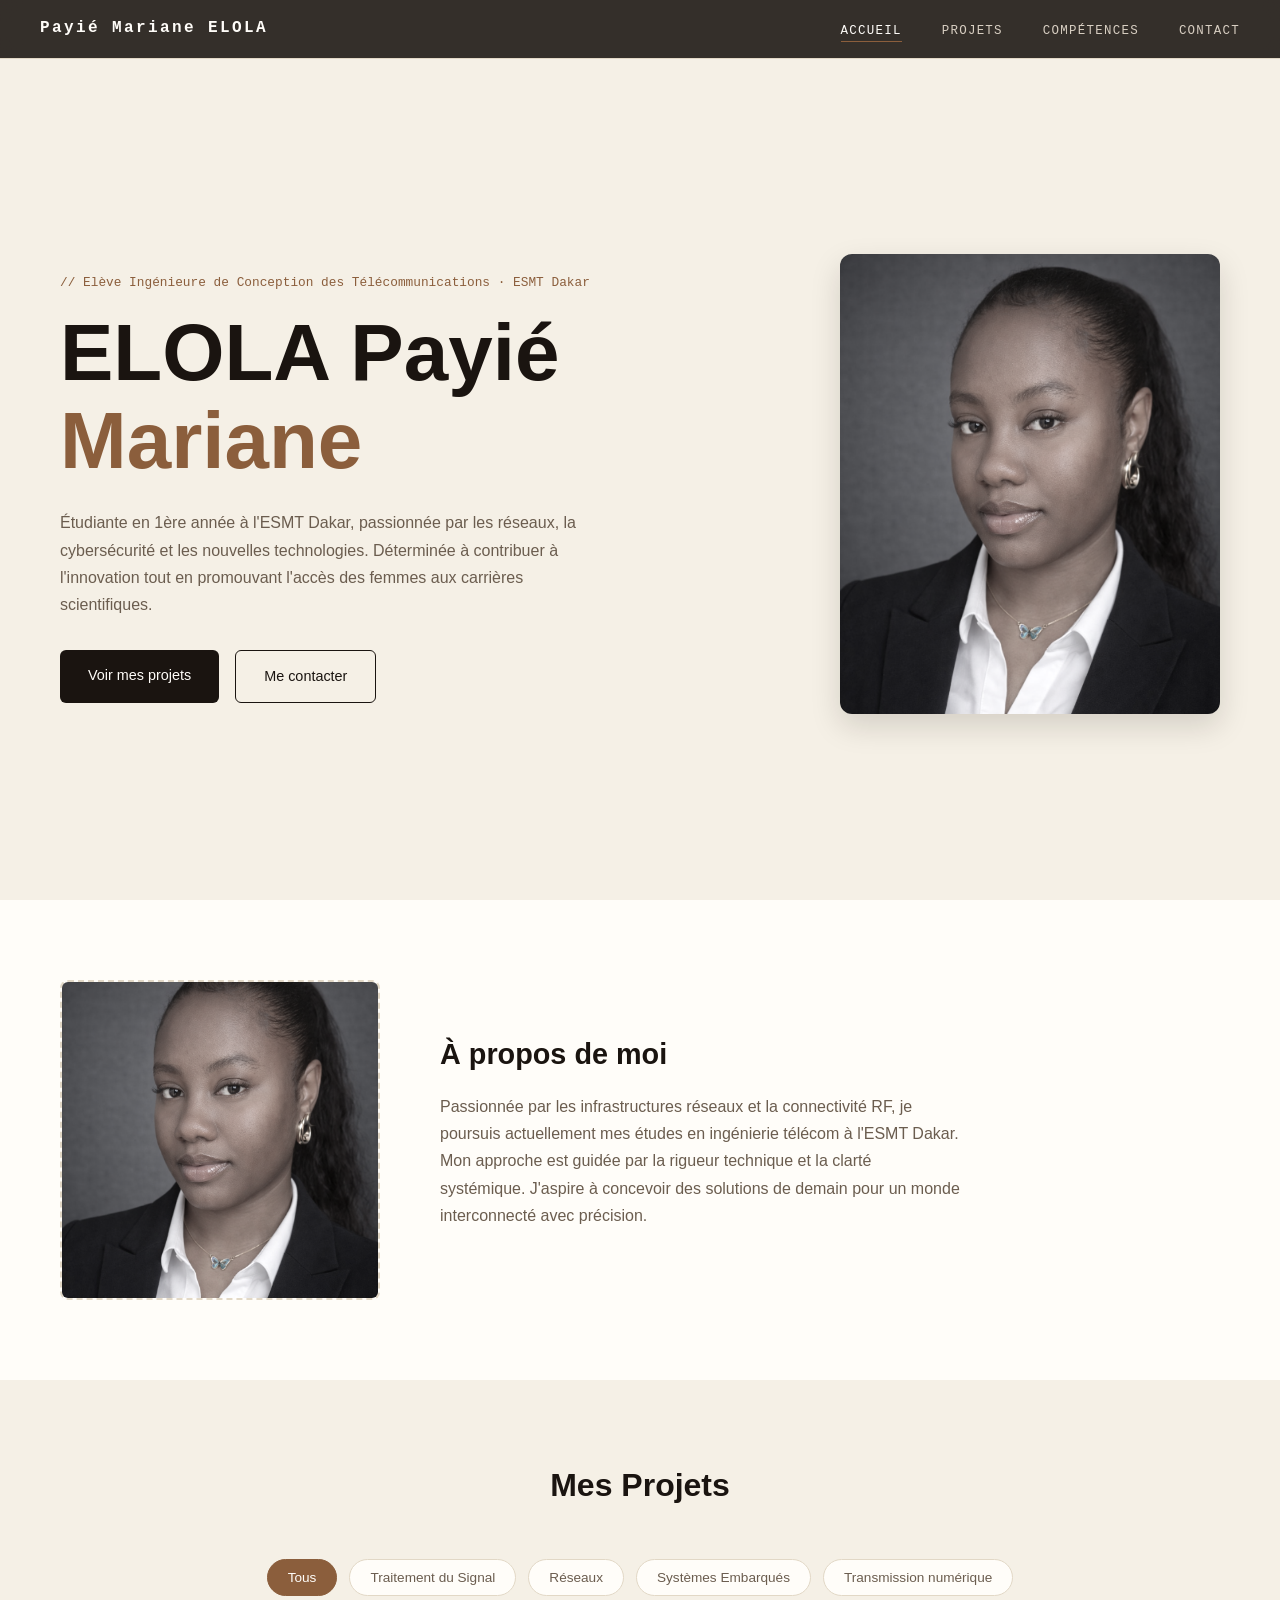
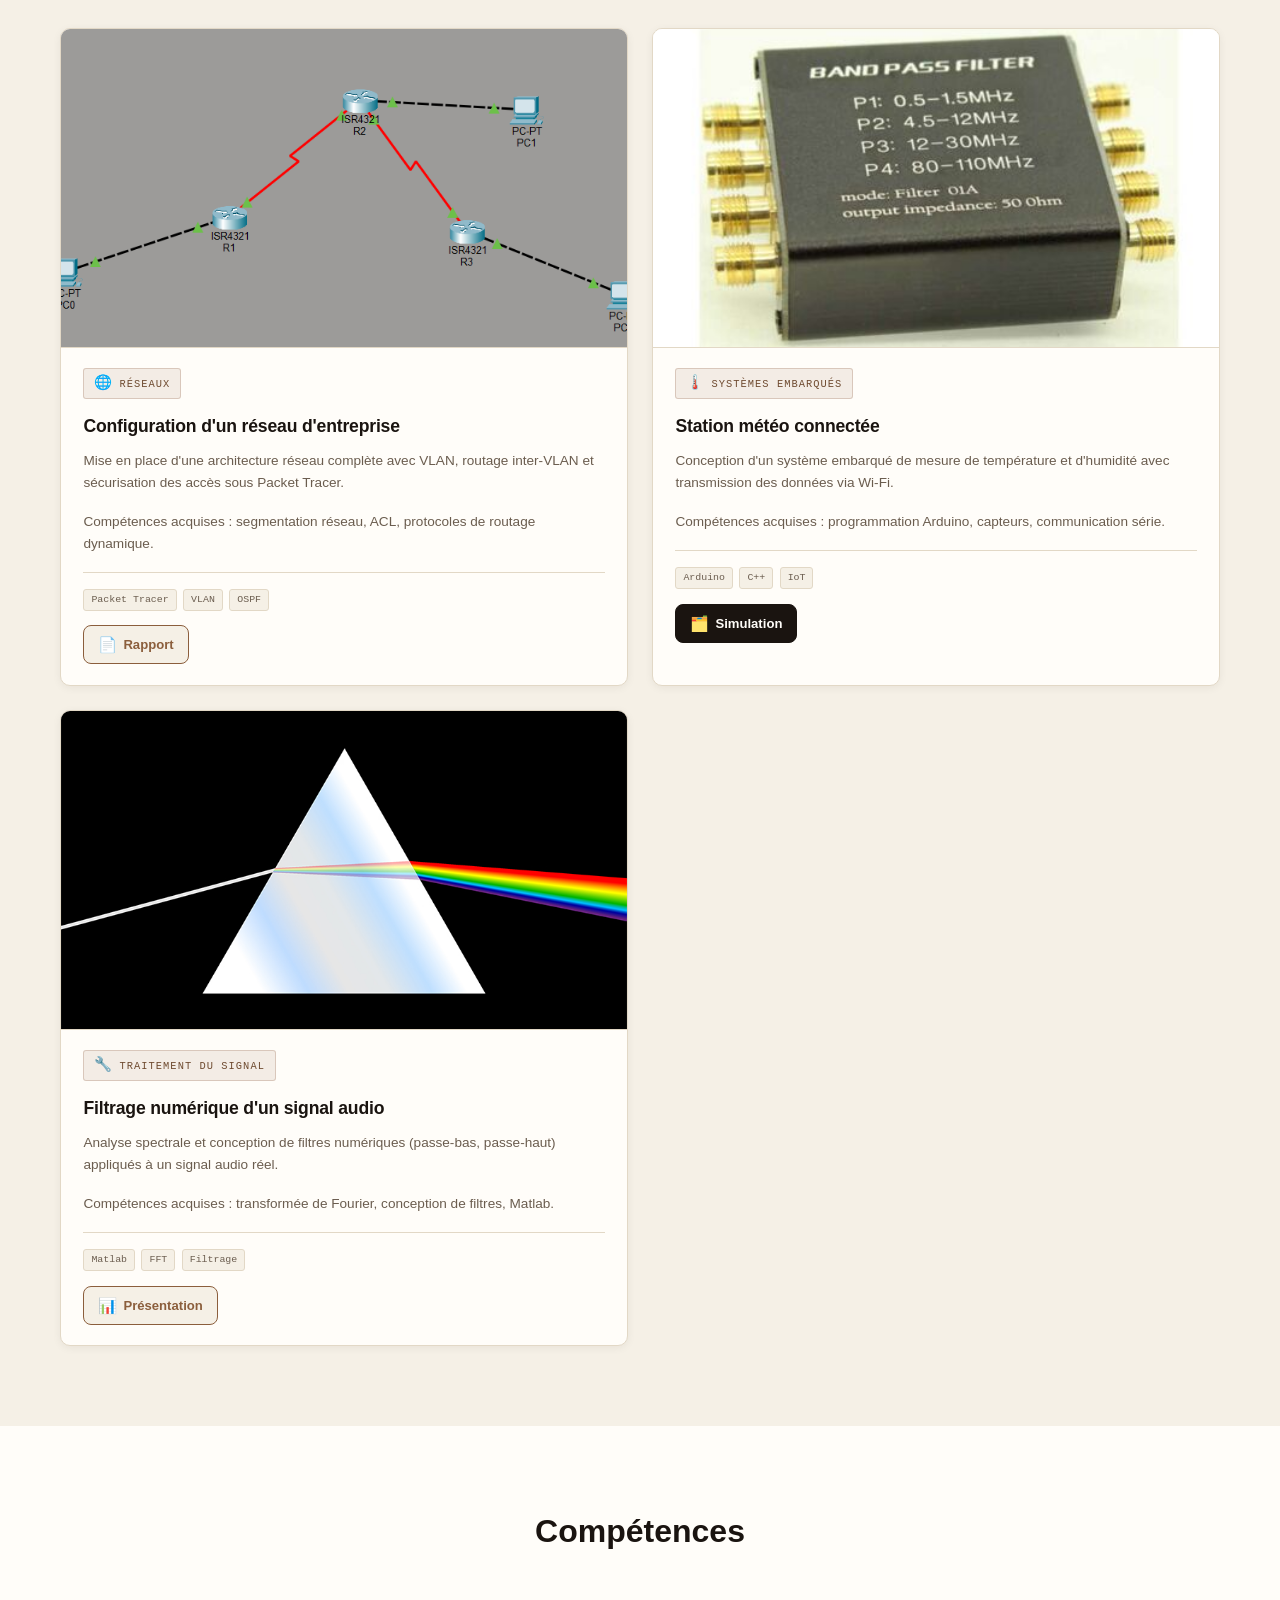
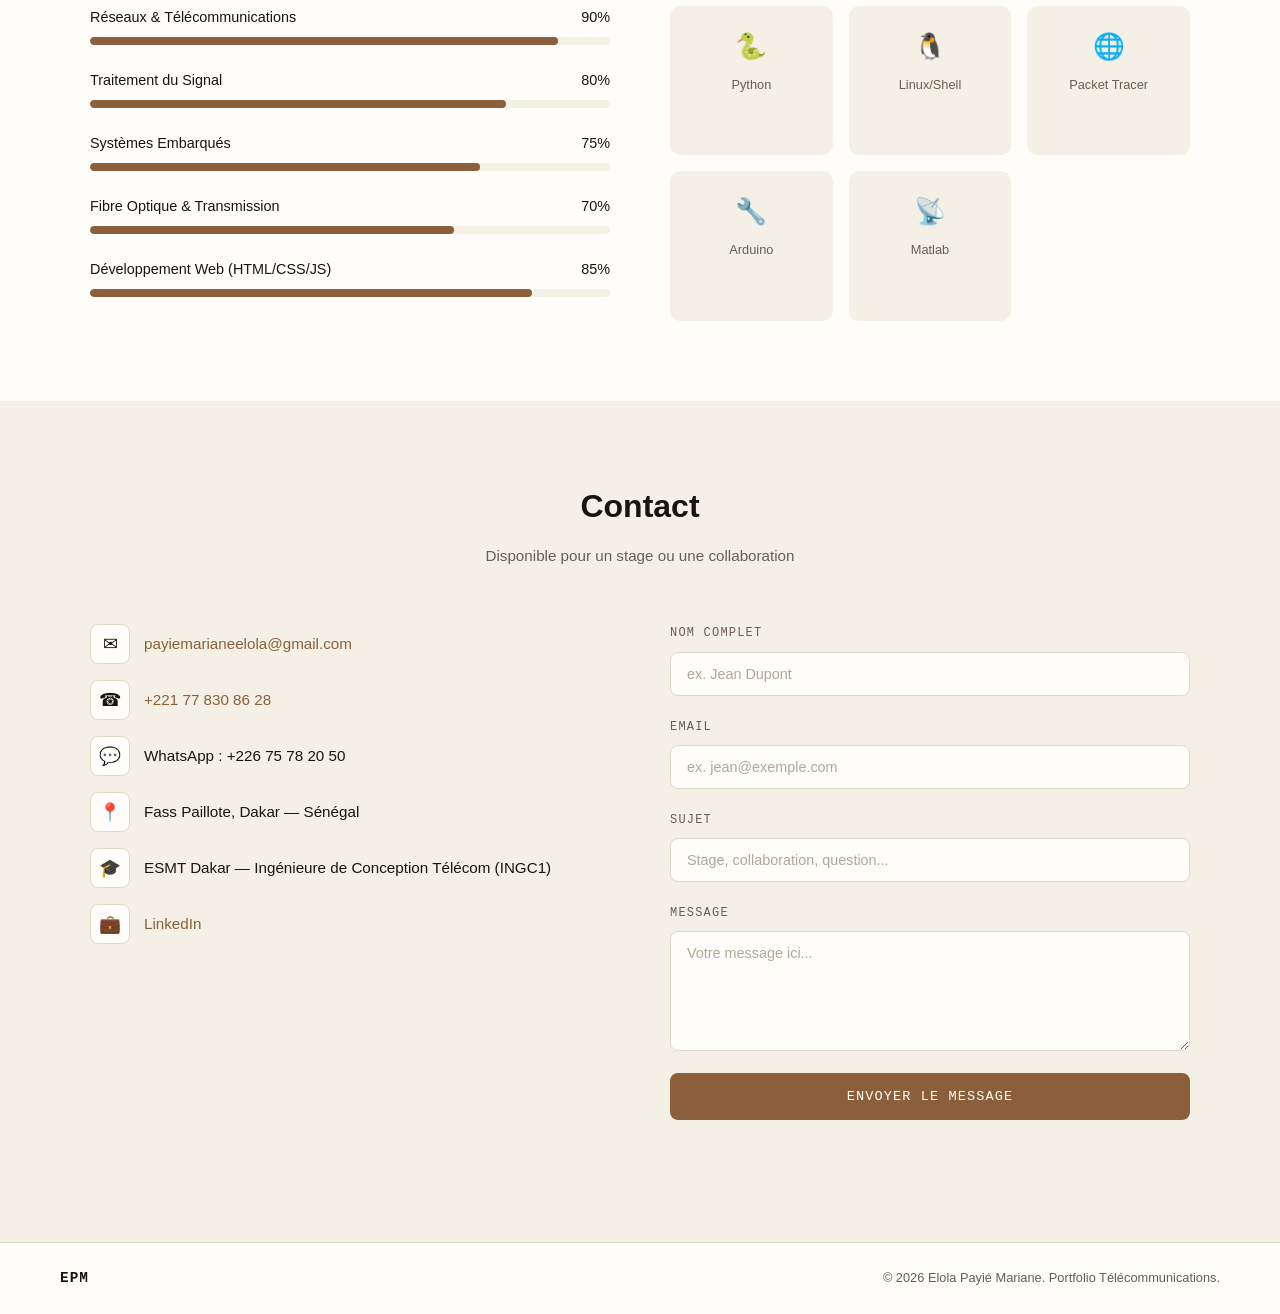
<file: index.html>
<!doctype html>
<html lang="fr">
<head>
    <meta charset="utf-8">
    <meta name="viewport" content="width=device-width, initial-scale=1">
    <title>Elola Payié Mariane - Portfolio Télécommunications</title>
    <link rel="stylesheet" href="style.css">
</head>
<body>
  <!-- NAVBAR -->
  <header>
    <nav class="navbar">
      <a href="index.html" class="logo">Payié Mariane ELOLA</a>
      <button id="menuToggle" class="menu-toggle" aria-label="Ouvrir le menu de navigation" aria-expanded="false">
        <span></span>
        <span></span>
        <span></span>
      </button>
      <ul class="nav-links">
        <li><a href="#accueil" class="active">ACCUEIL</a></li>
        <li><a href="#projets">PROJETS</a></li>
        <li><a href="#competences">COMPÉTENCES</a></li>
        <li><a href="#contact">CONTACT</a></li>
      </ul>
    </nav>
  </header>

  <!-- HERO -->
  <section id="accueil" class="hero">
    <div class="hero-texte">
      <p class="surtitre">// Elève Ingénieure de Conception des Télécommunications · ESMT Dakar</p>
      <h1 class="titre-hero">
        ELOLA Payié<br>
        <span class="accent-bleu">Mariane</span>
      </h1>
      <p class="description-hero">
        Étudiante en 1ère année à l'ESMT Dakar, passionnée par les réseaux, la cybersécurité
        et les nouvelles technologies. Déterminée à contribuer à l'innovation tout en
        promouvant l'accès des femmes aux carrières scientifiques.
      </p>
      <div class="boutons-hero">
        <a href="#projets" class="btn btn-principal">Voir mes projets</a>
        <a href="#contact" class="btn btn-secondaire">Me contacter</a>
      </div>
    </div>

    <div class="hero-visuel">
      <img src="assets/photo-profil.png" alt="Elola Payié Mariane" class="photo-principale">
    </div>
  </section>

  <!-- À PROPOS -->
  <section id="apropos" class="apropos">
    <div class="apropos-image">
      <img src="assets/photo-profil.png" alt="Elola Payié Mariane">
    </div>
    <div class="apropos-texte">
      <h2>À propos de moi</h2>
      <p>
        Passionnée par les infrastructures réseaux et la connectivité RF, je poursuis actuellement
        mes études en ingénierie télécom à l'ESMT Dakar. Mon approche est guidée par la rigueur
        technique et la clarté systémique. J'aspire à concevoir des solutions de demain pour un
        monde interconnecté avec précision.
      </p>
    </div>
  </section>

  <!-- PROJETS -->
  <section id="projets" class="section-projets">
    <h2 class="titre-section">Mes Projets</h2>

    <!-- Onglets de filtre par matière -->
    <div class="tabs-nav">
      <button class="tab-btn active" data-filtre="tous">Tous</button>
      <button class="tab-btn" data-filtre="signal">Traitement du Signal</button>
      <button class="tab-btn" data-filtre="reseaux">Réseaux</button>
      <button class="tab-btn" data-filtre="embarque">Systèmes Embarqués</button>
      <button class="tab-btn" data-filtre="fibre">Transmission numérique</button>
    </div>

   
    <div class="grille-projets-portfolio">

      <!-- PROJET 1 -->
      <div class="carte-projet-portfolio" data-categorie="reseaux">
        <div class="image-projet-placeholder">
          <img src="assets/projets/exemple-reseaux.png" alt="Configuration réseau d'entreprise">
        </div>
        <div class="contenu-carte-projet">
          <div class="badge-categorie">
            <span class="icone-badge">🌐</span>
            RÉSEAUX
          </div>
          <h3>Configuration d'un réseau d'entreprise</h3>
          <p>Mise en place d'une architecture réseau complète avec VLAN, routage inter-VLAN et sécurisation des accès sous Packet Tracer.</p>
          <p class="competences-projet">Compétences acquises : segmentation réseau, ACL, protocoles de routage dynamique.</p>
          <div class="tags-technologies">
            <span class="tag-tech">Packet Tracer</span>
            <span class="tag-tech">VLAN</span>
            <span class="tag-tech">OSPF</span>
          </div>
            <div class="liens-documents-projet">
            <a href="assets/documents/doc_6a4921a5d332b4.07834984.pkt" target="_blank" class="lien-document lien-document-secondaire">
              <span class="icone-document">📄</span> Rapport
            </a>
          </div>
        </div>
      </div>

      <!-- PROJET 2 -->
      <div class="carte-projet-portfolio" data-categorie="embarque">
        <div class="image-projet-placeholder">
          <img src="assets/projets/exemple-embarque.jpg" alt="Système embarqué Arduino">
        </div>
        <div class="contenu-carte-projet">
          <div class="badge-categorie">
            <span class="icone-badge">🌡️</span>
            SYSTÈMES EMBARQUÉS
          </div>
          <h3>Station météo connectée</h3>
          <p>Conception d'un système embarqué de mesure de température et d'humidité avec transmission des données via Wi-Fi.</p>
          <p class="competences-projet">Compétences acquises : programmation Arduino, capteurs, communication série.</p>
          <div class="tags-technologies">
            <span class="tag-tech">Arduino</span>
            <span class="tag-tech">C++</span>
            <span class="tag-tech">IoT</span>
          </div>
          <div class="liens-documents-projet">
            <a href="assets/documents/Rapport_dht11.pdf" target="_blank" class="lien-document lien-document-principal">
              <span class="icone-document">🗂️</span> Simulation
            </a>
          </div>
        </div>
      </div>

      <!-- PROJET 3 -->
      <div class="carte-projet-portfolio" data-categorie="signal">
        <div class="image-projet-placeholder">
          <img src="assets/projets/exemple-signal.jpg" alt="Traitement du signal Matlab">
        </div>
        <div class="contenu-carte-projet">
          <div class="badge-categorie">
            <span class="icone-badge">🔧</span>
            TRAITEMENT DU SIGNAL
          </div>
          <h3>Filtrage numérique d'un signal audio</h3>
          <p>Analyse spectrale et conception de filtres numériques (passe-bas, passe-haut) appliqués à un signal audio réel.</p>
          <p class="competences-projet">Compétences acquises : transformée de Fourier, conception de filtres, Matlab.</p>
          <div class="tags-technologies">
            <span class="tag-tech">Matlab</span>
            <span class="tag-tech">FFT</span>
            <span class="tag-tech">Filtrage</span>
          </div>
          <div class="liens-documents-projet">
            <a href="assets/documents/doc_6a491d447d8225.35027566.pdf" target="_blank" class="lien-document lien-document-secondaire">
              <span class="icone-document">📊</span> Présentation
            </a>
          </div>
        </div>
      </div>

    </div>

    <p class="message-vide" id="messageAucunProjet" style="display: none;">
      Aucun projet dans cette matière pour le moment.
    </p>
  </section>

  <!-- COMPÉTENCES -->
<section id="competences" class="section-competences">
  <h2 class="titre-section">Compétences</h2>

  <div class="bloc-competences">

    <div class="barres-competences">
      <div class="barre-item">
        <div class="barre-label">
          <span>Réseaux &amp; Télécommunications</span>
          <span>90%</span>
        </div>
        <div class="barre-fond">
          <div class="barre-remplissage" style="width: 90%;"></div>
        </div>
      </div>

      <div class="barre-item">
        <div class="barre-label">
          <span>Traitement du Signal</span>
          <span>80%</span>
        </div>
        <div class="barre-fond">
          <div class="barre-remplissage" style="width: 80%;"></div>
        </div>
      </div>

      <div class="barre-item">
        <div class="barre-label">
          <span>Systèmes Embarqués</span>
          <span>75%</span>
        </div>
        <div class="barre-fond">
          <div class="barre-remplissage" style="width: 75%;"></div>
        </div>
      </div>

      <div class="barre-item">
        <div class="barre-label">
          <span>Fibre Optique &amp; Transmission</span>
          <span>70%</span>
        </div>
        <div class="barre-fond">
          <div class="barre-remplissage" style="width: 70%;"></div>
        </div>
      </div>

      <div class="barre-item">
        <div class="barre-label">
          <span>Développement Web (HTML/CSS/JS)</span>
          <span>85%</span>
        </div>
        <div class="barre-fond">
          <div class="barre-remplissage" style="width: 85%;"></div>
        </div>
      </div>
    </div>

    <div class="grille-outils">
      <div class="carte-outil"><span class="icone-outil">🐍</span><span>Python</span></div>
      <div class="carte-outil"><span class="icone-outil">🐧</span><span>Linux/Shell</span></div>
      <div class="carte-outil"><span class="icone-outil">🌐</span><span>Packet Tracer</span></div>
      <div class="carte-outil"><span class="icone-outil">🔧</span><span>Arduino</span></div>
      <div class="carte-outil"><span class="icone-outil">📡</span><span>Matlab</span></div>
    </div>
  </div>
</section>

  <!-- CONTACT -->
  <section id="contact" class="section contact">
    <div class="section-header">
      <h2>Contact</h2>
      <p class="section-sub">Disponible pour un stage ou une collaboration</p>
    </div>

    <div class="contact-layout">
      <div class="contact-info">
        <ul class="contact-list">
          <li>
            <span class="contact-icon">✉</span>
            <a href="mailto:payiemarianeelola@gmail.com">payiemarianeelola@gmail.com</a>
          </li>
          <li>
            <span class="contact-icon">☎</span>
            <a href="tel:+221778308628">+221 77 830 86 28</a>
          </li>
          <li>
            <span class="contact-icon">💬</span>
            <span>WhatsApp : +226 75 78 20 50</span>
          </li>
          <li>
            <span class="contact-icon">📍</span>
            <span>Fass Paillote, Dakar — Sénégal</span>
          </li>
          <li>
            <span class="contact-icon">🎓</span>
            <span>ESMT Dakar — Ingénieure de Conception Télécom (INGC1)</span>
          </li>
          <li>
            <span class="contact-icon">💼</span>
            <a href="https://www.linkedin.com/in/payié-mariane-elola-85a062267" target="_blank">LinkedIn</a>
          </li>
        </ul>
      </div>

      <form class="contact-form" id="contactForm" action="https://formspree.io/f/xkolazkb" method="POST" novalidate>
        <div class="form-group">
          <label for="name">Nom complet</label>
          <input type="text" id="name" name="name" placeholder="ex. Jean Dupont" required>
        </div>
        <div class="form-group">
          <label for="email">Email</label>
          <input type="email" id="email" name="_replyto" placeholder="ex. jean@exemple.com" required>
        </div>
        <div class="form-group">
          <label for="sujet">Sujet</label>
          <input type="text" id="sujet" name="_subject" placeholder="Stage, collaboration, question...">
        </div>
        <div class="form-group">
          <label for="message">Message</label>
          <textarea id="message" name="message" rows="5" placeholder="Votre message ici..." required></textarea>
        </div>
        <button type="submit" class="btn btn-primary full-width">Envoyer le message</button>
        <p class="form-note" id="formNote" role="status" aria-live="polite"></p>
      </form>
    </div>
  </section>

  <!-- FOOTER -->
  <footer class="footer-portfolio">
    <span class="logo-footer">EPM</span>
    <span class="copyright">&copy; 2026 Elola Payié Mariane. Portfolio Télécommunications.</span>
  </footer>

  <script src="js/app.js" defer></script>
</body>
</html>
</file>
<file: style.css>
/* ===========================================
   VARIABLES - BEIGE / NOIR / MARRON
   =========================================== */
:root {
  --fond: #f5f0e6;
  --blanc: #fffdf9;
  --navy: #1a1410;
  --bleu-accent: #8b5e3c;
  --bleu-accent-fonce: #6e4a2f;
  --texte-gris: #6b5d4f;
  --bordure: #e2d8c6;  
}

* {
  margin: 0;
  padding: 0;
  box-sizing: border-box;
}

body {
  font-family: 'Segoe UI', Arial, sans-serif;
  background-color: var(--fond);
  color: var(--navy);
  line-height: 1.6;
  padding-top: 76px;
}

a {
  text-decoration: none;
  color: inherit;
}
/* ===========================================
   NAVBAR
   =========================================== */
.navbar {
  position: fixed;
  top: 0; left: 0; right: 0;
  z-index: 100;
  display: flex;
  align-items: center;
  justify-content: space-between;
  padding: 1rem 2.5rem;
  background: rgba(26, 20, 16, 0.88);
  backdrop-filter: blur(12px);
  border-bottom: 1px solid var(--bordure);
  transition: 0.25s ease;
}

.navbar.scrolled {
  padding: 0.7rem 2.5rem;
  border-bottom-color: rgba(139, 94, 60, 0.35);
}

.logo {
  font-family: 'Courier New', monospace;
  font-size: 1rem;
  font-weight: 700;
  letter-spacing: 0.15em;
  color: var(--blanc);
  cursor: pointer;
  transition: color 0.25s ease;
}

.logo:hover {
  color: var(--bleu-accent);
}

.nav-links {
  list-style: none;
  display: flex;
  align-items: center;
  gap: 2.5rem;
}

.nav-links a {
  font-family: 'Courier New', monospace;
  font-size: 0.78rem;
  letter-spacing: 0.1em;
  color: #d8cfc2;
  text-transform: uppercase;
  transition: color 0.25s ease;
  position: relative;
}

.nav-links a::after {
  content: '';
  position: absolute;
  bottom: -4px; left: 0;
  width: 0; height: 1px;
  background: var(--bleu-accent);
  transition: width 0.25s ease;
}

.nav-links a:hover,
.nav-links a.active {
  color: var(--blanc);
}

.nav-links a:hover::after,
.nav-links a.active::after {
  width: 100%;
}

.menu-toggle {
  display: none;
  flex-direction: column;
  gap: 5px;
  background: none;
  border: none;
  cursor: pointer;
  padding: 4px;
  z-index: 101;
}

.menu-toggle span {
  display: block;
  width: 24px;
  height: 2px;
  background: var(--blanc);
  border-radius: 2px;
  transition: 0.25s ease;
}
/* ===========================================
   HERO
   =========================================== */
.hero {
    display: flex;
    align-items: center;
    justify-content: space-between;
    gap: 60px;
    padding: 80px 60px;
    background-color: var(--fond);
    min-height: calc(100vh - 76px);
}

.hero-texte {
  max-width: 560px;
}

.surtitre {
  color: var(--bleu-accent);
  font-family: 'Courier New', monospace;
  font-size: 0.8rem;
  margin-bottom: 16px;
}

.titre-hero {
  font-size: 5rem;
  font-weight: 800;
  color: var(--navy);
  line-height: 1.1;
  margin-bottom: 24px;
}

.accent-bleu {
  color: var(--bleu-accent);
}

.description-hero {
  color: var(--texte-gris);
  font-size: 1rem;
  line-height: 1.7;
  margin-bottom: 32px;
}

.boutons-hero {
  display: flex;
  gap: 16px;
}

.btn {
  padding: 14px 28px;
  border-radius: 6px;
  font-size: 0.9rem;
  border: none;
  cursor: pointer;
  font-family: inherit;
}

.btn-principal {
  background-color: var(--navy);
  color: var(--blanc);
}

.btn-principal:hover {
  background-color: var(--bleu-accent-fonce);
}

.btn-secondaire {
  background-color: transparent;
  border: 1px solid var(--navy);
  color: var(--navy);
}

.btn-secondaire:hover {
  background-color: var(--navy);
  color: var(--blanc);
}

.hero-visuel {
  flex-shrink: 0;
}

.photo-principale {
  width: 380px;
  height: 460px;
  object-fit: cover;
  border-radius: 12px;
  box-shadow: 0 12px 30px rgba(26, 20, 16, 0.15);
}

/* ===========================================
   TITRES DE SECTION / TAGS (communs)
   =========================================== */
.titre-section {
  text-align: center;
  font-size: 2rem;
  color: var(--navy);
  margin-bottom: 48px;
}

.tag {
  display: inline-block;
  background-color: var(--fond);
  color: var(--texte-gris);
  font-size: 0.78rem;
  padding: 6px 14px;
  border-radius: 20px;
  border: 1px solid var(--bordure);
}
/* ===========================================
   À PROPOS
   =========================================== */
.apropos {
  display: flex;
  align-items: center;
  gap: 60px;
  padding: 80px 60px;
  background-color: var(--blanc);
  }

.apropos-image {
  flex-shrink: 0;
  width: 320px;
  height: 320px;
  border: 2px dashed var(--bordure);
  border-radius: 8px;
  overflow: hidden;
}

.apropos-image img {
  width: 100%;
  height: 100%;
  object-fit: cover;
}

.apropos-texte h2 {
  font-size: 1.8rem;
  color: var(--navy);
  margin-bottom: 16px;
}

.apropos-texte p {
  color: var(--texte-gris);
  line-height: 1.7;
  margin-bottom: 20px;
  max-width: 520px;
}

.tags-apropos {
  display: flex;
  gap: 10px;
  flex-wrap: wrap;
}
/* ===========================================
   PROJETS
   =========================================== */
.section-projets {
  padding: 80px 60px;
  background-color: var(--fond);
}

.grille-projets-portfolio {
  display: grid;
  grid-template-columns: repeat(auto-fill, minmax(380px, 1fr));
  gap: 1.5rem;
  max-width: 1350px;
  margin: 0 auto;
}

.carte-projet-portfolio {
  background-color: var(--blanc);
  border: 1px solid var(--bordure);
  border-radius: 10px;
  overflow: hidden;
  position: relative;
  box-shadow: 0 2px 8px rgba(26, 20, 16, 0.06);
  transition: transform 0.25s ease, 
  box-shadow 0.25s ease, border-color 0.25s ease;
}

.carte-projet-portfolio::before {
  content: '';
  position: absolute;
  top: 0; left: 0; right: 0;
  height: 2px;
  background: var(--bleu-accent);
  transform: scaleX(0);
  transform-origin: left;
  transition: transform 0.25s ease;
}

.carte-projet-portfolio:hover {
  border-color: rgba(139, 94, 60, 0.35);
  transform: translateY(-4px);
  box-shadow: 0 12px 40px rgba(139, 94, 60, 0.15);
}

.carte-projet-portfolio:hover::before {
  transform: scaleX(1);
}

/* Zone image en 16:9 */
.image-projet-placeholder {
  position: relative;
  aspect-ratio: 16 / 9;
  background-color: var(--fond);
  overflow: hidden;
  border-bottom: 1px solid var(--bordure);
}

.image-projet-placeholder img {
  width: 100%;
  height: 100%;
  object-fit: cover;
  position: absolute;
  inset: 0;
}

.contenu-carte-projet {
  padding: 1.3rem 1.4rem;
}
/* Badge de catégorie (haut de carte) */
.badge-categorie {
  display: inline-flex;
  align-items: center;
  gap: 6px;
  font-family: 'Courier New', monospace;
  font-size: 0.65rem;
  letter-spacing: 0.1em;
  text-transform: uppercase;
  padding: 3px 10px;
  border-radius: 3px;
  background: rgba(139, 94, 60, 0.1);
  color: var(--bleu-accent-fonce);
  border: 1px solid rgba(139, 94, 60, 0.25);
  margin-bottom: 0.8rem;
}
.icone-badge {
  font-size: 0.9rem;
}

.contenu-carte-projet h3 {
  font-size: 1.1rem;
  font-weight: 600;
  color: var(--navy);
  margin-bottom: 0.6rem;
  letter-spacing: -0.01em;
}

.contenu-carte-projet p {
  font-size: 0.85rem;
  color: var(--texte-gris);
  line-height: 1.6;
  margin-bottom: 1.1rem;
}
.competences-projet {
  font-size: 0.85rem;
  color: var(--texte-gris);
  line-height: 1.6;
  margin-bottom: 1.1rem;
}
/* Tags de technologies */
.tags-technologies {
  display: flex;
  gap: 0.4rem;
  flex-wrap: wrap;
  padding-top: 1rem;
  border-top: 1px solid var(--bordure);
  margin-bottom: 0.9rem;
}

.tag-tech {
  font-family: 'Courier New', monospace;
  font-size: 0.62rem;
  color: var(--texte-gris);
  background-color: var(--fond);
  padding: 2px 7px;
  border-radius: 3px;
  border: 1px solid var(--bordure);
}
/* Liens documents (rapport / présentation / simulation) */
.liens-documents-projet {
  display: flex;
  gap: 0.4rem;
  flex-wrap: wrap;
}

.lien-document {
  display: inline-flex;
  align-items: center;
  gap: 5px;
  font-size: 0.75rem;
  padding: 5px 12px;
  border-radius: 14px;
  border: 1px solid var(--bordure);
  color: var(--bleu-accent);
  background-color: var(--fond);
  transition: background-color 0.2s ease;
}

.lien-document:hover {
  background-color: var(--bordure);
}

.lien-document-principal {
  background-color: var(--bleu-accent);
  color: var(--blanc);
  border-color: var(--bleu-accent);
}

.lien-document-principal:hover {
  background-color: var(--bleu-accent-fonce);
}

.icone-document {
  font-size: 0.8rem;
}
/* ===========================================
   COMPÉTENCES
   =========================================== */
.section-competences {
  padding: 80px 60px;
  background-color: var(--blanc);
}

.bloc-competences {
  display: flex;
  gap: 60px;
  max-width: 1100px;
  margin: 0 auto;
  flex-wrap: wrap;
}

.barres-competences {
  flex: 1;
  min-width: 300px;
}

.barre-item {
  margin-bottom: 24px;
}

.barre-label {
  display: flex;
  justify-content: space-between;
  font-size: 0.9rem;
  color: var(--navy);
  margin-bottom: 8px;
}

.barre-fond {
  background-color: var(--fond);
  border-radius: 20px;
  height: 8px;
  overflow: hidden;
}

.barre-remplissage {
  background-color: var(--bleu-accent);
  height: 100%;
  border-radius: 20px;
  transition: width 1s ease;
}

.grille-outils {
  flex: 1;
  min-width: 300px;
  display: grid;
  grid-template-columns: repeat(3, 1fr);
  gap: 16px;
}

.carte-outil {
  display: flex;
  flex-direction: column;
  align-items: center;
  gap: 8px;
  padding: 20px 10px;
  background-color: var(--fond);
  border-radius: 10px;
  font-size: 0.8rem;
  color: var(--texte-gris);
  transition: background-color 0.2s ease, transform 0.2s ease;
}

.carte-outil:hover {
  background-color: var(--bordure);
  transform: translateY(-3px);
}

.icone-outil {
  font-size: 1.6rem;
}
/* ===========================================
   FOOTER
   =========================================== */
.footer-portfolio {
  display: flex;
  justify-content: space-between;
  align-items: center;
  padding: 24px 60px;
  background-color: var(--blanc);
  border-top: 1px solid var(--bordure);
}

.logo-footer {
  font-family: 'Courier New', monospace;
  font-weight: 700;
  color: var(--navy);
  font-size: 0.9rem;
  letter-spacing: 1px;
}

.copyright {
  color: var(--texte-gris);
  font-size: 0.8rem;
}
/* ===========================================
   CONTACT 
   =========================================== */
.section.contact {
  padding: 80px 60px;
  background-color: var(--fond);
}

.section-header {
  text-align: center;
  max-width: 600px;
  margin: 0 auto 56px;
}

.section-tag {
  display: block;
  font-family: 'Courier New', monospace;
  font-size: 0.85rem;
  letter-spacing: 0.15em;
  color: var(--bleu-accent);
  margin-bottom: 8px;
}

.section-header h2 {
  font-size: 2rem;
  color: var(--navy);
  margin-bottom: 12px;
}

.section-sub {
  color: var(--texte-gris);
  font-size: 0.95rem;
}

.contact-layout {
  display: flex;
  gap: 60px;
  max-width: 1100px;
  margin: 0 auto;
  flex-wrap: wrap;
}
/* COLONNE INFOS */
.contact-info {
  flex: 1;
  min-width: 280px;
}

.contact-intro {
  color: var(--texte-gris);
  line-height: 1.7;
  margin-bottom: 32px;
}

.contact-list {
  list-style: none;
  display: flex;
  flex-direction: column;
  gap: 16px;
}

.contact-list li {
  display: flex;
  align-items: center;
  gap: 14px;
}

.contact-icon {
  flex-shrink: 0;
  width: 40px;
  height: 40px;
  display: flex;
  align-items: center;
  justify-content: center;
  background-color: var(--blanc);
  border: 1px solid var(--bordure);
  border-radius: 8px;
  font-size: 1.1rem;
}

.contact-list li a {
  color: var(--bleu-accent);
  font-size: 0.95rem;
  transition: color 0.2s ease;
}

.contact-list li a:hover {
  color: var(--bleu-accent-fonce);
  text-decoration: underline;
}

.contact-list li span:not(.contact-icon) {
  color: var(--navy);
  font-size: 0.95rem;
}
/* COLONNE FORMULAIRE */
.contact-form {
  flex: 1;
  min-width: 320px;
  display: flex;
  flex-direction: column;
  gap: 22px;
}

.form-group {
  display: flex;
  flex-direction: column;
}

.form-group label {
  font-family: 'Courier New', monospace;
  font-size: 0.75rem;
  letter-spacing: 0.1em;
  text-transform: uppercase;
  color: var(--texte-gris);
  margin-bottom: 8px;
}

.form-group input,
.form-group textarea {
  padding: 13px 16px;
  border: 1px solid var(--bordure);
  border-radius: 8px;
  background-color: var(--blanc);
  font-family: inherit;
  font-size: 0.9rem;
  color: var(--navy);
  transition: border-color 0.2s ease, box-shadow 0.2s ease;
}

.form-group input::placeholder,
.form-group textarea::placeholder {
  color: #b3a795;
}

.form-group input:focus,
.form-group textarea:focus {
  outline: none;
  border-color: var(--bleu-accent);
  box-shadow: 0 0 0 3px rgba(139, 94, 60, 0.12);
}

.form-group textarea {
  resize: vertical;
  min-height: 120px;
}

.btn-primary.full-width {
  width: 100%;
  background-color: var(--bleu-accent);
  color: var(--blanc);
  padding: 16px;
  border-radius: 8px;
  font-family: 'Courier New', monospace;
  font-size: 0.85rem;
  letter-spacing: 0.08em;
  text-transform: uppercase;
  border: none;
  cursor: pointer;
  transition: background-color 0.2s ease;
}

.btn-primary.full-width:hover {
  background-color: var(--bleu-accent-fonce);
}

.form-note {
  font-size: 0.85rem;
  color: var(--texte-gris);
  text-align: center;
  min-height: 20px;
}
/* ===========================================
   REVEAL AU SCROLL
   =========================================== */
.reveal {
  opacity: 0;
  transform: translateY(24px);
  transition: opacity 0.6s ease, transform 0.6s ease;
}

.reveal.visible {
  opacity: 1;
  transform: translateY(0);
}
/* ===========================================
   ONGLETS (tabs)
   =========================================== */
.tabs-nav {
  display: flex;
  gap: 12px;
  justify-content: center;
  margin-bottom: 32px;
  flex-wrap: wrap;
}

.tab-btn {
  padding: 10px 20px;
  border: 1px solid var(--bordure);
  border-radius: 20px;
  background-color: var(--blanc);
  color: var(--texte-gris);
  font-size: 0.85rem;
  cursor: pointer;
  transition: 0.2s ease;
}

.tab-btn.active,
.tab-btn:hover {
  background-color: var(--bleu-accent);
  color: var(--blanc);
  border-color: var(--bleu-accent);
}

.module-panel.active {
  display: block;
}
/* ===========================================
   RESPONSIVE
   =========================================== */
@media (max-width: 900px) {
  .hero {
    flex-direction: column;
    padding: 48px 24px;
    text-align: center;
  }

  .hero-visuel {
    order: -1;
  }

  .photo-principale {
    width: 240px;
    height: 240px;
    border-radius: 50%;
  }

  .boutons-hero {
    justify-content: center;
  }

  .titre-hero {
    font-size: 2.8rem;
  }

  .hero-texte {
    max-width: 100%;
  }

  .apropos,
  .section-competences {
  padding: 48px 24px;
}

.bloc-competences {
  flex-direction: column;
}

  .section.contact {
    padding: 48px 24px;
  }

  .contact-layout {
    flex-direction: column;
    gap: 40px;
  }


  .apropos-image {
    width: 100%;
    height: 260px;
  }

  .section-projets,

  .footer-portfolio {
    flex-direction: column;
    gap: 10px;
    text-align: center;
    padding: 20px;
  }

  .navbar {
    padding: 0.9rem 1.2rem;
  }

  .logo {
    font-size: 0.9rem;
    letter-spacing: 0.08em;
  }

  .menu-toggle {
    display: flex;
  }

  .nav-links {
    position: fixed;
    top: 76px;
    left: 0;
    right: 0;
    flex-direction: column;
    background: rgba(26, 20, 16, 0.97);
    padding: 0 24px;
    gap: 20px;
    max-height: 0;
    opacity: 0;
    overflow: hidden;
    pointer-events: none;
    transition: max-height 0.3s ease, opacity 0.25s ease, padding 0.3s ease;
  }

  .nav-links.open {
    max-height: 400px;
    opacity: 1;
    padding: 24px;
    pointer-events: auto;
  }
}
/* ===========================================
   ESPACE ADMIN — CONTENU GÉNÉRAL
   =========================================== */
.contenu {
  max-width: 1100px;
  margin: 0 auto;
  padding: 60px 24px;
}

.contenu h1 {
  font-size: 1.8rem;
  color: var(--navy);
  margin-bottom: 32px;
}

.contenu-connexion {
  max-width: 420px;
  padding: 100px 24px;
}
/* ===========================================
   FORMULAIRE DE CONNEXION
   =========================================== */
.formulaire-connexion {
  display: flex;
  flex-direction: column;
  gap: 6px;
  background-color: var(--blanc);
  border: 1px solid var(--bordure);
  border-radius: 10px;
  padding: 32px;
}

.formulaire-connexion label {
  font-size: 0.8rem;
  letter-spacing: 0.05em;
  color: var(--texte-gris);
  margin-top: 14px;
}

.formulaire-connexion input {
  padding: 12px 14px;
  border: 1px solid var(--bordure);
  border-radius: 6px;
  background-color: var(--fond);
  font-family: inherit;
  font-size: 0.9rem;
  color: var(--navy);
  margin-top: 6px;
}

.formulaire-connexion input:focus {
  outline: none;
  border-color: var(--bleu-accent);
}

.btn-valider {
  margin-top: 24px;
  background-color: var(--navy);
  color: var(--blanc);
  padding: 12px 20px;
  border-radius: 6px;
  text-align: center;
  display: inline-block;
  transition: background-color 0.25s ease;
}

.btn-valider:hover {
  background-color: var(--bleu-accent-fonce);
}

.message-erreur {
  color: #b3261e;
  background-color: #fbe9e7;
  border: 1px solid #f2c2bc;
  border-radius: 6px;
  padding: 10px 14px;
  font-size: 0.85rem;
  margin-top: 20px;
}

.message-succes {
  color: #2e7d32;
  background-color: #e8f5e9;
  border: 1px solid #c3e6c5;
  border-radius: 6px;
  padding: 10px 14px;
  font-size: 0.85rem;
  margin-top: 20px;
}

/* ===========================================
   FORMULAIRES ADMIN (ajouter / modifier un projet)
   =========================================== */
.page-formulaire {
  max-width: 640px;
  margin: 0 auto;
  padding: 60px 24px;
}

.section-documents-existants {
  max-width: 640px;
  margin: 32px auto 0;
  padding: 0 24px;
}

.sous-titre-section {
  font-size: 1.1rem;
  color: var(--navy);
  margin-bottom: 12px;
}

.formulaire-admin {
  display: flex;
  flex-direction: column;
  gap: 20px;
  background-color: var(--blanc);
  border: 1px solid var(--bordure);
  border-radius: 10px;
  padding: 32px;
}

.formulaire-admin .btn {
  align-self: flex-start;
}

.champ-groupe {
  flex: 1;
  min-width: 200px;
  display: flex;
  flex-direction: column;
}

.champ-groupe label {
  font-size: 0.75rem;
  letter-spacing: 1px;
  color: var(--texte-gris);
  margin-bottom: 6px;
}

.champ-groupe input,
.champ-groupe textarea,
.champ-groupe select {
  padding: 12px 14px;
  border: 1px solid var(--bordure);
  border-radius: 6px;
  background-color: var(--blanc);
  font-family: inherit;
  font-size: 0.9rem;
  color: var(--navy);
}

.champ-groupe input:focus,
.champ-groupe textarea:focus,
.champ-groupe select:focus {
  outline: none;
  border-color: var(--bleu-accent);
}

.champ-groupe input[type="file"] {
  padding: 8px;
  cursor: pointer;
}

/* Bouton "Choisir un fichier" - stylisé via le pseudo-élément du navigateur */
.champ-groupe input[type="file"]::file-selector-button,
.champ-groupe input[type="file"]::-webkit-file-upload-button {
  background-color: var(--navy);
  color: var(--blanc);
  border: none;
  border-radius: 6px;
  padding: 8px 14px;
  font-family: inherit;
  font-size: 0.82rem;
  cursor: pointer;
  margin-right: 12px;
  transition: background-color 0.2s ease;
}

.champ-groupe input[type="file"]::file-selector-button:hover,
.champ-groupe input[type="file"]::-webkit-file-upload-button:hover {
  background-color: var(--bleu-accent-fonce);
}

/* Flèche personnalisée pour le menu déroulant "Matière" */
.champ-groupe select {
  appearance: none;
  -webkit-appearance: none;
  -moz-appearance: none;
  background-image: url("data:image/svg+xml;utf8,<svg xmlns='http://www.w3.org/2000/svg' viewBox='0 0 20 20' fill='%236b5d4f'><path d='M5.25 7.5l4.75 5 4.75-5z'/></svg>");
  background-repeat: no-repeat;
  background-position: right 14px center;
  background-size: 14px;
  padding-right: 38px;
  cursor: pointer;
}

.apercu-image {
  width: 100%;
  max-width: 260px;
  border-radius: 8px;
  border: 1px solid var(--bordure);
  margin-top: 8px;
  object-fit: cover;
}

/* ===========================================
   TABLEAU DE BORD ADMIN
   =========================================== */
.barre-actions-admin {
  margin-bottom: 32px;
}

.grille-projets {
  display: grid;
  grid-template-columns: repeat(auto-fit, minmax(260px, 1fr));
  gap: 24px;
}

.carte-projet {
  background-color: var(--blanc);
  border: 1px solid var(--bordure);
  border-radius: 10px;
  overflow: hidden;
  display: flex;
  flex-direction: column;
}

.image-projet {
  width: 100%;
  height: 190px;
  object-fit: cover;
  object-position: center;
  border-bottom: 1px solid var(--bordure);
}

.libelle-projet {
  font-size: 1.05rem;
  color: var(--navy);
  padding: 16px 18px 6px;
}

.description-courte {
  color: var(--texte-gris);
  font-size: 0.85rem;
  line-height: 1.5;
  padding: 0 18px 16px;
  flex-grow: 1;
}

.actions-admin {
  display: flex;
  gap: 10px;
  padding: 0 18px 18px;
}

.btn-modifier,
.btn-supprimer {
  flex: 1;
  text-align: center;
  padding: 9px 14px;
  border-radius: 6px;
  font-size: 0.82rem;
  border: none;
  cursor: pointer;
  font-family: inherit;
  transition: background-color 0.2s ease;
}

.btn-modifier {
  background-color: var(--fond);
  color: var(--navy);
  border: 1px solid var(--bordure);
}

.btn-modifier:hover {
  background-color: var(--bordure);
}

.btn-supprimer {
  background-color: #fbe9e7;
  color: #b3261e;
}

.btn-supprimer:hover {
  background-color: #f2c2bc;
}

.form-suppression {
  flex: 1;
}

.form-suppression .btn-supprimer {
  width: 100%;
}

.liste-documents {
  list-style: none;
  display: flex;
  flex-direction: column;
  gap: 8px;
  margin-top: 6px;
}

.liste-documents li {
  display: flex;
  align-items: center;
  justify-content: space-between;
  background-color: var(--fond);
  border: 1px solid var(--bordure);
  border-radius: 6px;
  padding: 8px 12px;
}

.liste-documents li a {
  color: var(--bleu-accent);
  font-size: 0.85rem;
}

.liste-documents li a:hover {
  text-decoration: underline;
}

.btn-suppr-doc {
  background: none;
  border: none;
  color: #a13d3d;
  cursor: pointer;
  font-size: 0.9rem;
  padding: 2px 6px;
}

.form-suppression-document {
  display: flex;
}

.texte-discret {
  color: var(--texte-gris);
  font-size: 0.85rem;
  font-style: italic;
}

.liens-documents-projet {
  display: flex;
  gap: 10px;
  flex-wrap: wrap;
  padding: 0;
}

.lien-document {
  display: inline-flex;
  align-items: center;
  gap: 6px;
  font-size: 0.82rem;
  font-weight: 600;
  border-radius: 8px;
  padding: 8px 14px;
  transition: background-color 0.2s ease, transform 0.2s ease;
}

/* Rapport / Présentation : boutons secondaires, clairs */
.lien-document-secondaire {
  background-color: var(--fond);
  border: 1px solid var(--bleu-accent);
  color: var(--bleu-accent);
}

.lien-document-secondaire:hover {
  background-color: var(--bleu-accent);
  color: var(--blanc);
  transform: translateY(-2px);
}

/* Simulation / fichier de travail : bouton principal, foncé */
.lien-document-principal {
  background-color: var(--navy);
  border: 1px solid var(--navy);
  color: var(--blanc);
}

.lien-document-principal:hover {
  background-color: var(--bleu-accent-fonce);
  transform: translateY(-2px);
}

.icone-document {
  font-size: 0.95rem;
  line-height: 1;
}
</file>
